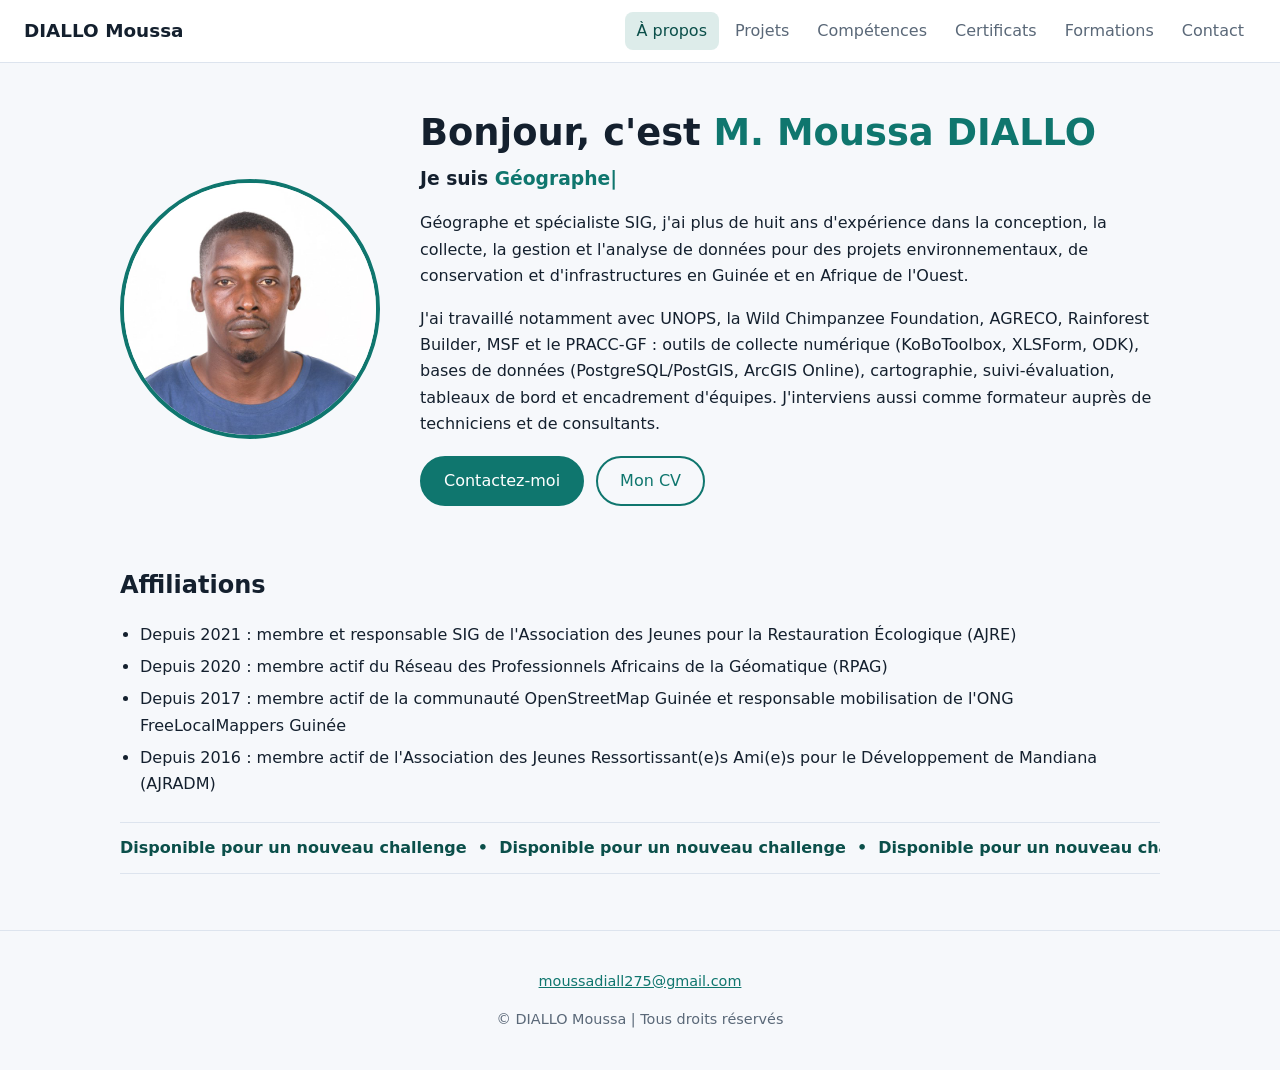
<file: index.html>
<!DOCTYPE html>
<html lang="fr"><head><meta charset="UTF-8"><meta name="viewport" content="width=device-width, initial-scale=1, viewport-fit=cover">
<title>Géographe & Spécialiste SIG | DIALLO Moussa</title><meta name="description" content="Portfolio de DIALLO Moussa, géographe et spécialiste SIG, collecte numérique et drone mapping, basé en Guinée.">
<link rel="icon" href="img/portrait.jpg"><link rel="stylesheet" href="css/style.css"></head>
<body>
<header class="nav"><a class="logo" href="index.html">DIALLO Moussa</a><button class="burger" aria-label="Menu" onclick="document.body.classList.toggle('open')">☰</button><nav><a href="index.html" class=active>À propos</a><a href="projets.html">Projets</a><a href="competences.html">Compétences</a><a href="certificats.html">Certificats</a><a href="formations.html">Formations</a><a href="contact.html">Contact</a></nav></header>
<main>
<section class="hero"><img src="img/portrait.jpg" alt="Portrait de DIALLO Moussa" class="portrait"><div>
<h1>Bonjour, c'est <em>M. Moussa DIALLO</em></h1><h3>Je suis <span id="typed"></span></h3>
<p>Géographe et spécialiste SIG, j'ai plus de huit ans d'expérience dans la conception, la collecte, la gestion et l'analyse de données pour des projets environnementaux, de conservation et d'infrastructures en Guinée et en Afrique de l'Ouest.</p>
<p>J'ai travaillé notamment avec UNOPS, la Wild Chimpanzee Foundation, AGRECO, Rainforest Builder, MSF et le PRACC-GF : outils de collecte numérique (KoBoToolbox, XLSForm, ODK), bases de données (PostgreSQL/PostGIS, ArcGIS Online), cartographie, suivi-évaluation, tableaux de bord et encadrement d'équipes. J'interviens aussi comme formateur auprès de techniciens et de consultants.</p>
<div class="btns"><a class="btn" href="contact.html">Contactez-moi</a><a class="btn ghost" href="docs/CV_DIALLO_Moussa.pdf" download>Mon CV</a></div></div></section>
<section><h2>Affiliations</h2><ul class="plain"><li>Depuis 2021 : membre et responsable SIG de l&#x27;Association des Jeunes pour la Restauration Écologique (AJRE)</li><li>Depuis 2020 : membre actif du Réseau des Professionnels Africains de la Géomatique (RPAG)</li><li>Depuis 2017 : membre actif de la communauté OpenStreetMap Guinée et responsable mobilisation de l&#x27;ONG FreeLocalMappers Guinée</li><li>Depuis 2016 : membre actif de l&#x27;Association des Jeunes Ressortissant(e)s Ami(e)s pour le Développement de Mandiana (AJRADM)</li></ul></section>
<div class="marquee"><div>Disponible pour un nouveau challenge &nbsp;•&nbsp; Disponible pour un nouveau challenge &nbsp;•&nbsp; Disponible pour un nouveau challenge &nbsp;•&nbsp; Disponible pour un nouveau challenge &nbsp;•&nbsp; Disponible pour un nouveau challenge &nbsp;•&nbsp; Disponible pour un nouveau challenge &nbsp;•&nbsp; Disponible pour un nouveau challenge &nbsp;•&nbsp; Disponible pour un nouveau challenge &nbsp;•&nbsp; Disponible pour un nouveau challenge &nbsp;•&nbsp; Disponible pour un nouveau challenge &nbsp;•&nbsp; Disponible pour un nouveau challenge &nbsp;•&nbsp; Disponible pour un nouveau challenge &nbsp;•&nbsp; </div></div>
</main>
<footer><p><a href="mailto:moussadiall275@gmail.com">moussadiall275@gmail.com</a></p><p>© DIALLO Moussa | Tous droits réservés</p></footer>
<script src="js/main.js"></script>
</body></html>
</file>
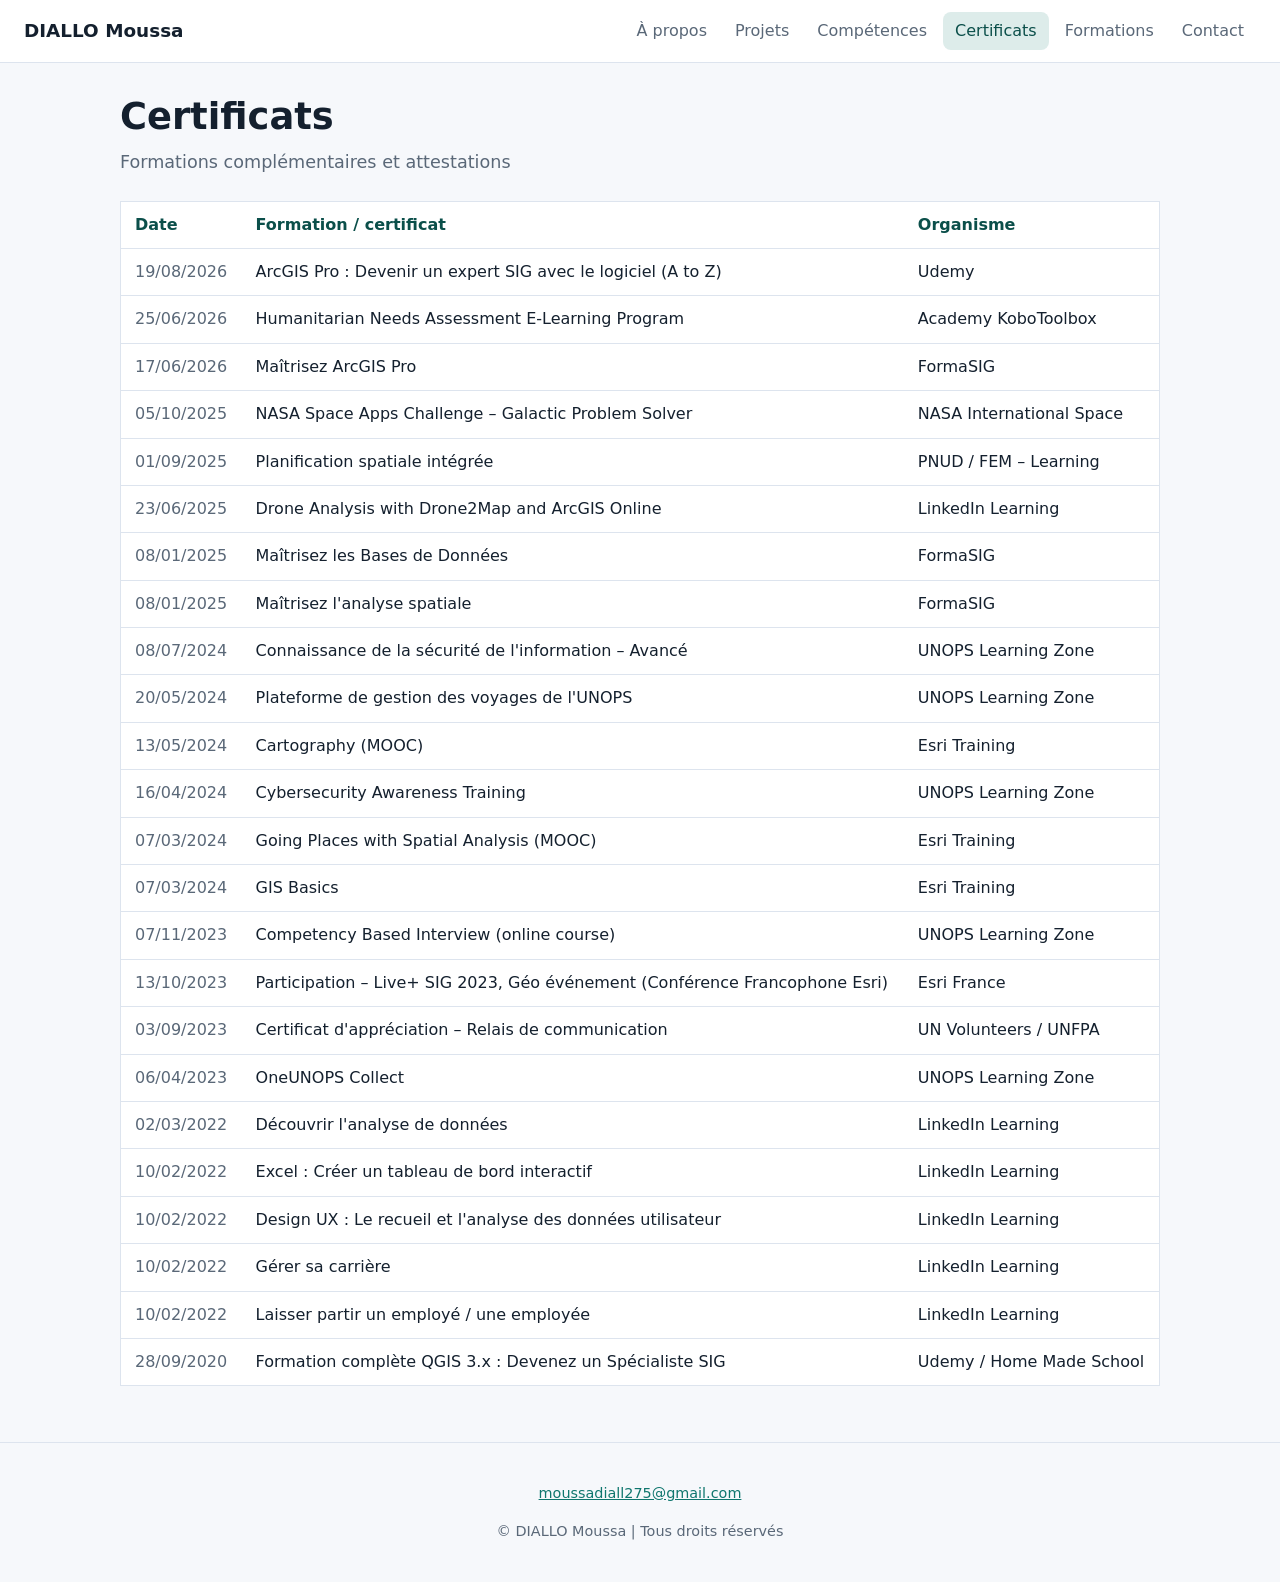
<file: certificats.html>
<!DOCTYPE html>
<html lang="fr"><head><meta charset="UTF-8"><meta name="viewport" content="width=device-width, initial-scale=1, viewport-fit=cover">
<title>Certificats | DIALLO Moussa</title><meta name="description" content="Portfolio de DIALLO Moussa, géographe et spécialiste SIG, collecte numérique et drone mapping, basé en Guinée.">
<link rel="icon" href="img/portrait.jpg"><link rel="stylesheet" href="css/style.css"></head>
<body>
<header class="nav"><a class="logo" href="index.html">DIALLO Moussa</a><button class="burger" aria-label="Menu" onclick="document.body.classList.toggle('open')">☰</button><nav><a href="index.html">À propos</a><a href="projets.html">Projets</a><a href="competences.html">Compétences</a><a href="certificats.html" class=active>Certificats</a><a href="formations.html">Formations</a><a href="contact.html">Contact</a></nav></header>
<main>
<section><h1>Certificats</h1><p class="lead">Formations complémentaires et attestations</p><div class="scroll"><table><thead><tr><th>Date</th><th>Formation / certificat</th><th>Organisme</th></tr></thead><tbody><tr><td>19/08/2026</td><td>ArcGIS Pro : Devenir un expert SIG avec le logiciel (A to Z)</td><td>Udemy</td></tr><tr><td>25/06/2026</td><td>Humanitarian Needs Assessment E-Learning Program</td><td>Academy KoboToolbox</td></tr><tr><td>17/06/2026</td><td>Maîtrisez ArcGIS Pro</td><td>FormaSIG</td></tr><tr><td>05/10/2025</td><td>NASA Space Apps Challenge – Galactic Problem Solver</td><td>NASA International Space</td></tr><tr><td>01/09/2025</td><td>Planification spatiale intégrée</td><td>PNUD / FEM – Learning</td></tr><tr><td>23/06/2025</td><td>Drone Analysis with Drone2Map and ArcGIS Online</td><td>LinkedIn Learning</td></tr><tr><td>08/01/2025</td><td>Maîtrisez les Bases de Données</td><td>FormaSIG</td></tr><tr><td>08/01/2025</td><td>Maîtrisez l&#x27;analyse spatiale</td><td>FormaSIG</td></tr><tr><td>08/07/2024</td><td>Connaissance de la sécurité de l&#x27;information – Avancé</td><td>UNOPS Learning Zone</td></tr><tr><td>20/05/2024</td><td>Plateforme de gestion des voyages de l&#x27;UNOPS</td><td>UNOPS Learning Zone</td></tr><tr><td>13/05/2024</td><td>Cartography (MOOC)</td><td>Esri Training</td></tr><tr><td>16/04/2024</td><td>Cybersecurity Awareness Training</td><td>UNOPS Learning Zone</td></tr><tr><td>07/03/2024</td><td>Going Places with Spatial Analysis (MOOC)</td><td>Esri Training</td></tr><tr><td>07/03/2024</td><td>GIS Basics</td><td>Esri Training</td></tr><tr><td>07/11/2023</td><td>Competency Based Interview (online course)</td><td>UNOPS Learning Zone</td></tr><tr><td>13/10/2023</td><td>Participation – Live+ SIG 2023, Géo événement (Conférence Francophone Esri)</td><td>Esri France</td></tr><tr><td>03/09/2023</td><td>Certificat d&#x27;appréciation – Relais de communication</td><td>UN Volunteers / UNFPA</td></tr><tr><td>06/04/2023</td><td>OneUNOPS Collect</td><td>UNOPS Learning Zone</td></tr><tr><td>02/03/2022</td><td>Découvrir l&#x27;analyse de données</td><td>LinkedIn Learning</td></tr><tr><td>10/02/2022</td><td>Excel : Créer un tableau de bord interactif</td><td>LinkedIn Learning</td></tr><tr><td>10/02/2022</td><td>Design UX : Le recueil et l&#x27;analyse des données utilisateur</td><td>LinkedIn Learning</td></tr><tr><td>10/02/2022</td><td>Gérer sa carrière</td><td>LinkedIn Learning</td></tr><tr><td>10/02/2022</td><td>Laisser partir un employé / une employée</td><td>LinkedIn Learning</td></tr><tr><td>28/09/2020</td><td>Formation complète QGIS 3.x : Devenez un Spécialiste SIG</td><td>Udemy / Home Made School</td></tr></tbody></table></div></section>
</main>
<footer><p><a href="mailto:moussadiall275@gmail.com">moussadiall275@gmail.com</a></p><p>© DIALLO Moussa | Tous droits réservés</p></footer>
<script src="js/main.js"></script>
</body></html>
</file>
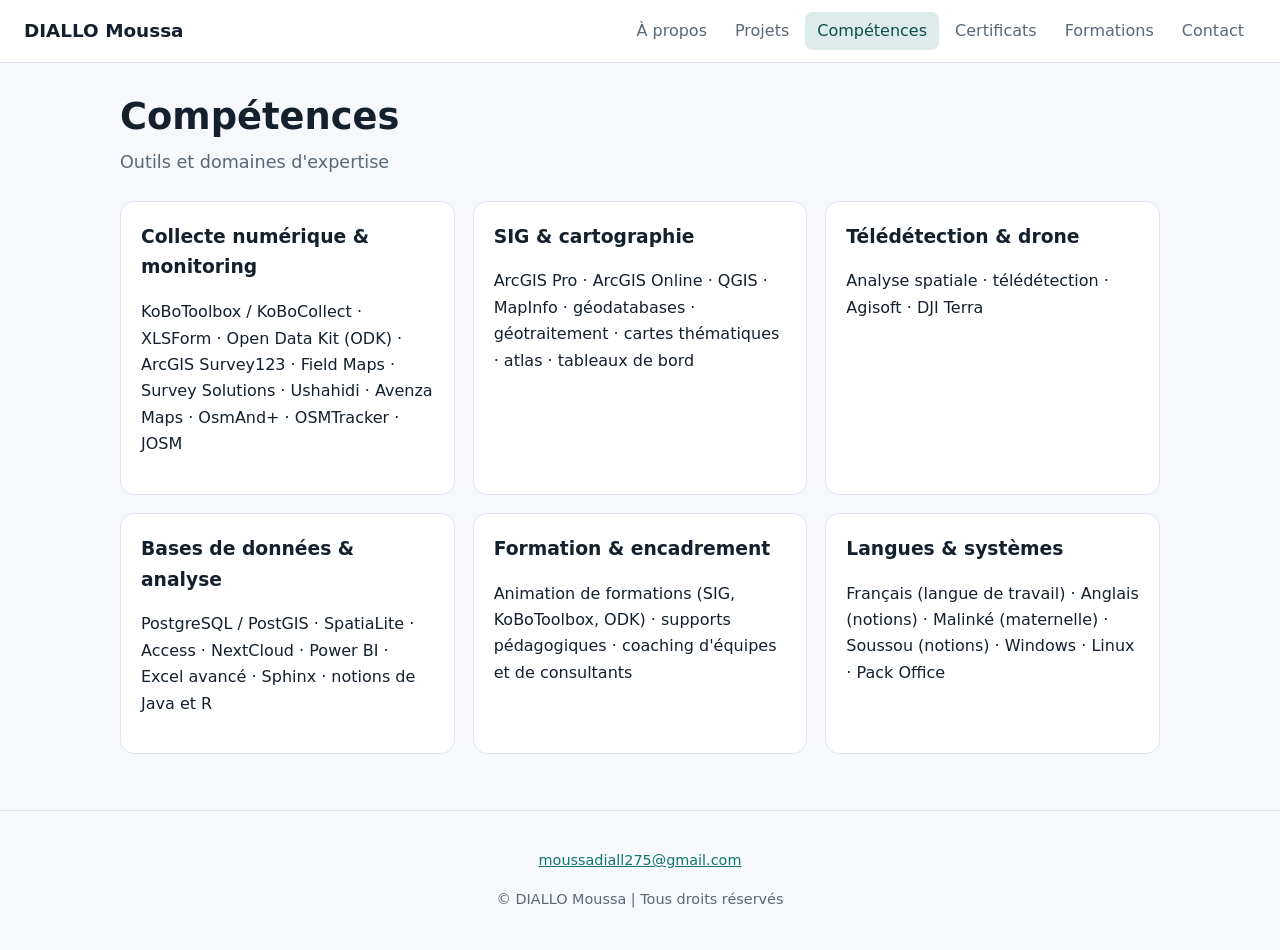
<file: competences.html>
<!DOCTYPE html>
<html lang="fr"><head><meta charset="UTF-8"><meta name="viewport" content="width=device-width, initial-scale=1, viewport-fit=cover">
<title>Compétences | DIALLO Moussa</title><meta name="description" content="Portfolio de DIALLO Moussa, géographe et spécialiste SIG, collecte numérique et drone mapping, basé en Guinée.">
<link rel="icon" href="img/portrait.jpg"><link rel="stylesheet" href="css/style.css"></head>
<body>
<header class="nav"><a class="logo" href="index.html">DIALLO Moussa</a><button class="burger" aria-label="Menu" onclick="document.body.classList.toggle('open')">☰</button><nav><a href="index.html">À propos</a><a href="projets.html">Projets</a><a href="competences.html" class=active>Compétences</a><a href="certificats.html">Certificats</a><a href="formations.html">Formations</a><a href="contact.html">Contact</a></nav></header>
<main>
<section><h1>Compétences</h1><p class="lead">Outils et domaines d'expertise</p><div class="grid g3"><article class="card"><h3>Collecte numérique &amp; monitoring</h3><p>KoBoToolbox / KoBoCollect · XLSForm · Open Data Kit (ODK) · ArcGIS Survey123 · Field Maps · Survey Solutions · Ushahidi · Avenza Maps · OsmAnd+ · OSMTracker · JOSM</p></article><article class="card"><h3>SIG &amp; cartographie</h3><p>ArcGIS Pro · ArcGIS Online · QGIS · MapInfo · géodatabases · géotraitement · cartes thématiques · atlas · tableaux de bord</p></article><article class="card"><h3>Télédétection &amp; drone</h3><p>Analyse spatiale · télédétection · Agisoft · DJI Terra</p></article><article class="card"><h3>Bases de données &amp; analyse</h3><p>PostgreSQL / PostGIS · SpatiaLite · Access · NextCloud · Power BI · Excel avancé · Sphinx · notions de Java et R</p></article><article class="card"><h3>Formation &amp; encadrement</h3><p>Animation de formations (SIG, KoBoToolbox, ODK) · supports pédagogiques · coaching d&#x27;équipes et de consultants</p></article><article class="card"><h3>Langues &amp; systèmes</h3><p>Français (langue de travail) · Anglais (notions) · Malinké (maternelle) · Soussou (notions) · Windows · Linux · Pack Office</p></article></div></section>
</main>
<footer><p><a href="mailto:moussadiall275@gmail.com">moussadiall275@gmail.com</a></p><p>© DIALLO Moussa | Tous droits réservés</p></footer>
<script src="js/main.js"></script>
</body></html>
</file>
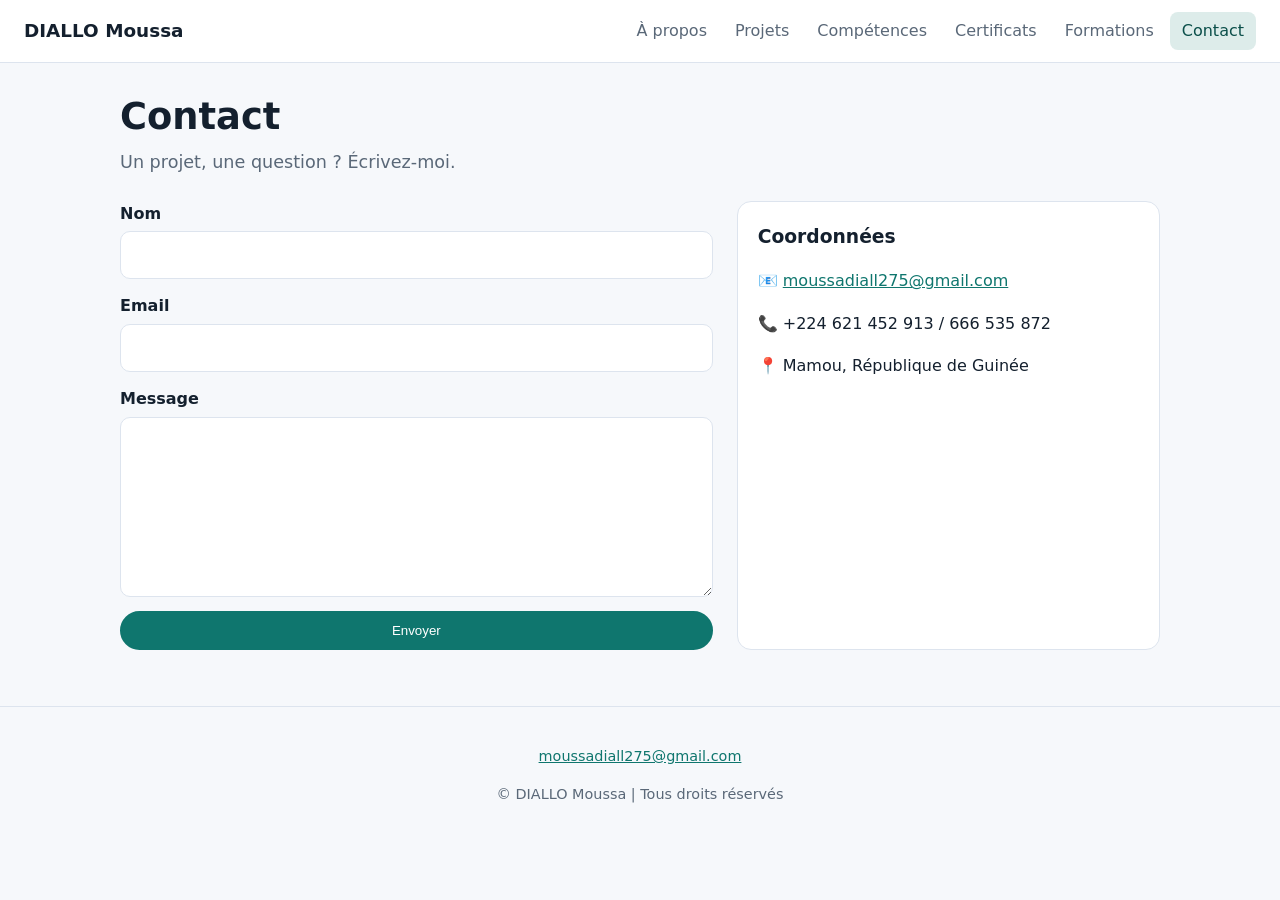
<file: contact.html>
<!DOCTYPE html>
<html lang="fr"><head><meta charset="UTF-8"><meta name="viewport" content="width=device-width, initial-scale=1, viewport-fit=cover">
<title>Contact | DIALLO Moussa</title><meta name="description" content="Portfolio de DIALLO Moussa, géographe et spécialiste SIG, collecte numérique et drone mapping, basé en Guinée.">
<link rel="icon" href="img/portrait.jpg"><link rel="stylesheet" href="css/style.css"></head>
<body>
<header class="nav"><a class="logo" href="index.html">DIALLO Moussa</a><button class="burger" aria-label="Menu" onclick="document.body.classList.toggle('open')">☰</button><nav><a href="index.html">À propos</a><a href="projets.html">Projets</a><a href="competences.html">Compétences</a><a href="certificats.html">Certificats</a><a href="formations.html">Formations</a><a href="contact.html" class=active>Contact</a></nav></header>
<main>
<section><h1>Contact</h1><p class="lead">Un projet, une question ? Écrivez-moi.</p><div class="two">
<form id="cf"><label>Nom<input name="n" required></label><label>Email<input type="email" name="e" required></label><label>Message<textarea name="m" rows="6" required></textarea></label><button class="btn" type="submit">Envoyer</button></form>
<aside class="card"><h3>Coordonnées</h3><p>📧 <a href="mailto:moussadiall275@gmail.com">moussadiall275@gmail.com</a></p><p>📞 +224 621 452 913 / 666 535 872</p><p>📍 Mamou, République de Guinée</p></aside></div></section>
</main>
<footer><p><a href="mailto:moussadiall275@gmail.com">moussadiall275@gmail.com</a></p><p>© DIALLO Moussa | Tous droits réservés</p></footer>
<script src="js/main.js"></script>
</body></html>
</file>
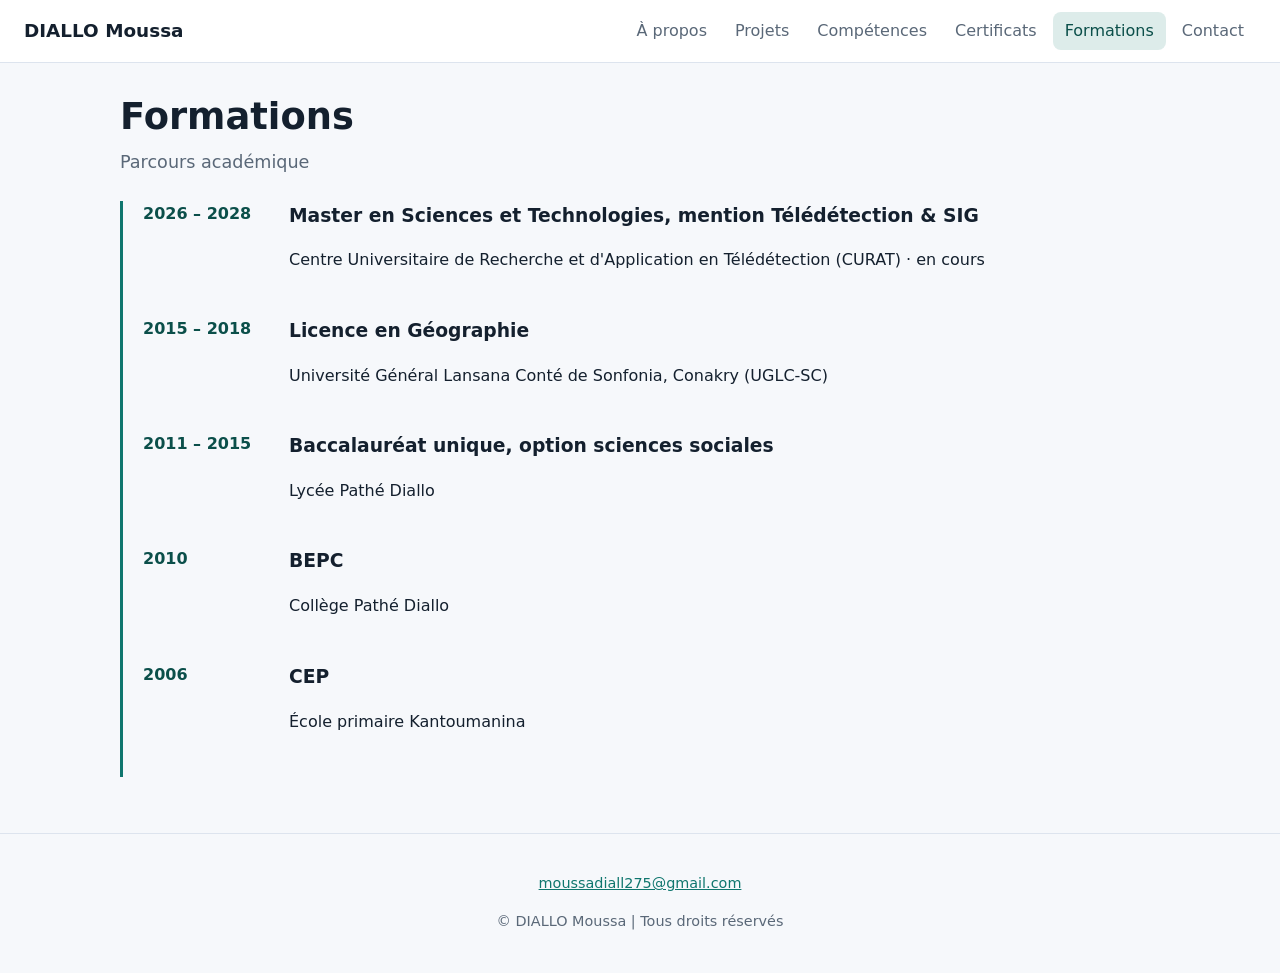
<file: formations.html>
<!DOCTYPE html>
<html lang="fr"><head><meta charset="UTF-8"><meta name="viewport" content="width=device-width, initial-scale=1, viewport-fit=cover">
<title>Formations | DIALLO Moussa</title><meta name="description" content="Portfolio de DIALLO Moussa, géographe et spécialiste SIG, collecte numérique et drone mapping, basé en Guinée.">
<link rel="icon" href="img/portrait.jpg"><link rel="stylesheet" href="css/style.css"></head>
<body>
<header class="nav"><a class="logo" href="index.html">DIALLO Moussa</a><button class="burger" aria-label="Menu" onclick="document.body.classList.toggle('open')">☰</button><nav><a href="index.html">À propos</a><a href="projets.html">Projets</a><a href="competences.html">Compétences</a><a href="certificats.html">Certificats</a><a href="formations.html" class=active>Formations</a><a href="contact.html">Contact</a></nav></header>
<main>
<section><h1>Formations</h1><p class="lead">Parcours académique</p><ol class="timeline"><li><b>2026 – 2028</b><div><h3>Master en Sciences et Technologies, mention Télédétection &amp; SIG</h3><p>Centre Universitaire de Recherche et d&#x27;Application en Télédétection (CURAT) · en cours</p></div></li><li><b>2015 – 2018</b><div><h3>Licence en Géographie</h3><p>Université Général Lansana Conté de Sonfonia, Conakry (UGLC-SC)</p></div></li><li><b>2011 – 2015</b><div><h3>Baccalauréat unique, option sciences sociales</h3><p>Lycée Pathé Diallo</p></div></li><li><b>2010</b><div><h3>BEPC</h3><p>Collège Pathé Diallo</p></div></li><li><b>2006</b><div><h3>CEP</h3><p>École primaire Kantoumanina</p></div></li></ol></section>
</main>
<footer><p><a href="mailto:moussadiall275@gmail.com">moussadiall275@gmail.com</a></p><p>© DIALLO Moussa | Tous droits réservés</p></footer>
<script src="js/main.js"></script>
</body></html>
</file>
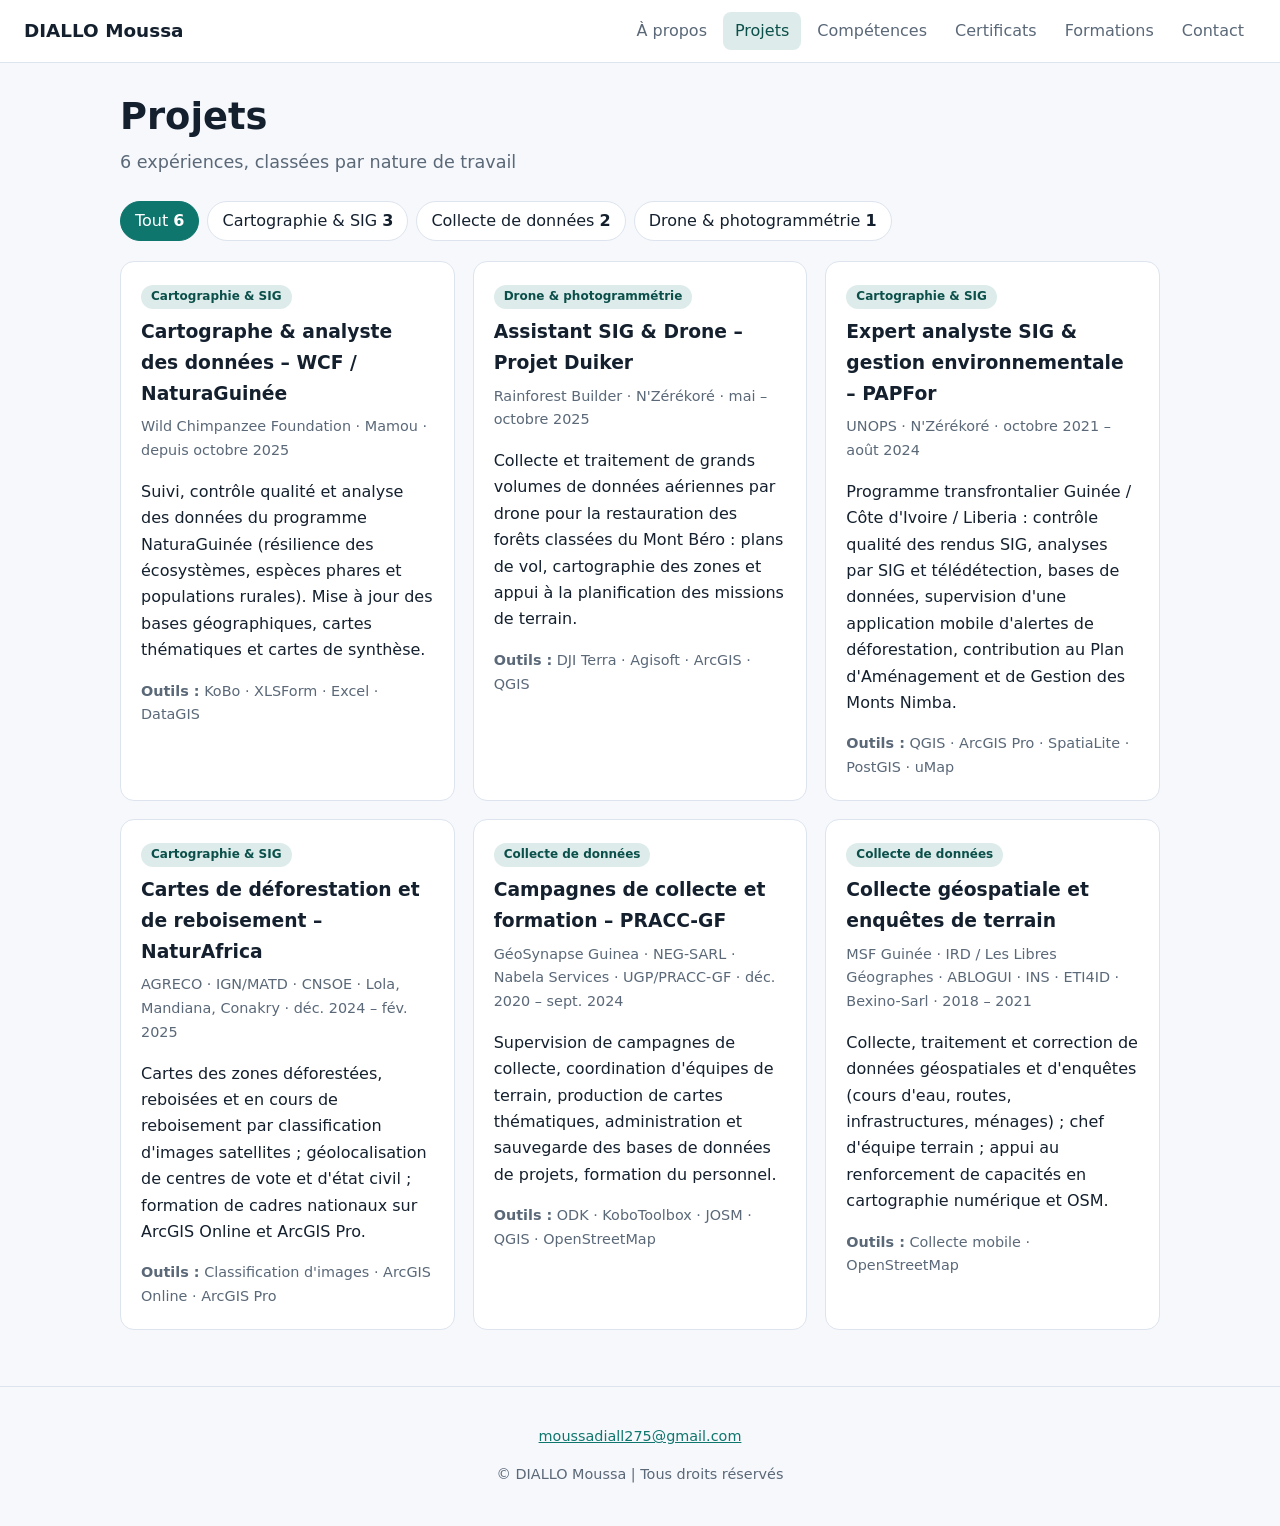
<file: projets.html>
<!DOCTYPE html>
<html lang="fr"><head><meta charset="UTF-8"><meta name="viewport" content="width=device-width, initial-scale=1, viewport-fit=cover">
<title>Projets | DIALLO Moussa</title><meta name="description" content="Portfolio de DIALLO Moussa, Géographe et spécialiste SIG, Collecte numérique et Drone mapping, basé en Guinée dans la région de Mamou, résident à Mamou centre.">
<link rel="icon" href="img/portrait.jpg"><link rel="stylesheet" href="css/style.css"></head>
<body>
<header class="nav"><a class="logo" href="index.html">DIALLO Moussa</a><button class="burger" aria-label="Menu" onclick="document.body.classList.toggle('open')">☰</button><nav><a href="index.html">À propos</a><a href="projets.html" class=active>Projets</a><a href="competences.html">Compétences</a><a href="certificats.html">Certificats</a><a href="formations.html">Formations</a><a href="contact.html">Contact</a></nav></header>
<main>
<section><h1>Projets</h1><p class="lead">6 expériences, classées par nature de travail</p><div class="chips"><button class="chip on" data-f="all">Tout <b>6</b></button><button class="chip" data-f="Cartographie &amp; SIG">Cartographie &amp; SIG <b>3</b></button><button class="chip" data-f="Collecte de données">Collecte de données <b>2</b></button><button class="chip" data-f="Drone &amp; photogrammétrie">Drone &amp; photogrammétrie <b>1</b></button></div><div class="grid"><article class="card" data-c="Cartographie &amp; SIG"><span class="tag">Cartographie &amp; SIG</span><h3>Cartographe &amp; analyste des données – WCF / NaturaGuinée</h3><p class="meta">Wild Chimpanzee Foundation · Mamou · depuis octobre 2025</p><p>Suivi, contrôle qualité et analyse des données du programme NaturaGuinée (résilience des écosystèmes, espèces phares et populations rurales). Mise à jour des bases géographiques, cartes thématiques et cartes de synthèse.</p><p class="tools"><strong>Outils :</strong> KoBo · XLSForm · Excel · DataGIS</p></article><article class="card" data-c="Drone &amp; photogrammétrie"><span class="tag">Drone &amp; photogrammétrie</span><h3>Assistant SIG &amp; Drone – Projet Duiker</h3><p class="meta">Rainforest Builder · N&#x27;Zérékoré · mai – octobre 2025</p><p>Collecte et traitement de grands volumes de données aériennes par drone pour la restauration des forêts classées du Mont Béro : plans de vol, cartographie des zones et appui à la planification des missions de terrain.</p><p class="tools"><strong>Outils :</strong> DJI Terra · Agisoft · ArcGIS · QGIS</p></article><article class="card" data-c="Cartographie &amp; SIG"><span class="tag">Cartographie &amp; SIG</span><h3>Expert analyste SIG &amp; gestion environnementale – PAPFor</h3><p class="meta">UNOPS · N&#x27;Zérékoré · octobre 2021 – août 2024</p><p>Programme transfrontalier Guinée / Côte d&#x27;Ivoire / Liberia : contrôle qualité des rendus SIG, analyses par SIG et télédétection, bases de données, supervision d&#x27;une application mobile d&#x27;alertes de déforestation, contribution au Plan d&#x27;Aménagement et de Gestion des Monts Nimba.</p><p class="tools"><strong>Outils :</strong> QGIS · ArcGIS Pro · SpatiaLite · PostGIS · uMap</p></article><article class="card" data-c="Cartographie &amp; SIG"><span class="tag">Cartographie &amp; SIG</span><h3>Cartes de déforestation et de reboisement – NaturAfrica</h3><p class="meta">AGRECO · IGN/MATD · CNSOE · Lola, Mandiana, Conakry · déc. 2024 – fév. 2025</p><p>Cartes des zones déforestées, reboisées et en cours de reboisement par classification d&#x27;images satellites ; géolocalisation de centres de vote et d&#x27;état civil ; formation de cadres nationaux sur ArcGIS Online et ArcGIS Pro.</p><p class="tools"><strong>Outils :</strong> Classification d&#x27;images · ArcGIS Online · ArcGIS Pro</p></article><article class="card" data-c="Collecte de données"><span class="tag">Collecte de données</span><h3>Campagnes de collecte et formation – PRACC-GF</h3><p class="meta">GéoSynapse Guinea · NEG-SARL · Nabela Services · UGP/PRACC-GF · déc. 2020 – sept. 2024</p><p>Supervision de campagnes de collecte, coordination d&#x27;équipes de terrain, production de cartes thématiques, administration et sauvegarde des bases de données de projets, formation du personnel.</p><p class="tools"><strong>Outils :</strong> ODK · KoboToolbox · JOSM · QGIS · OpenStreetMap</p></article><article class="card" data-c="Collecte de données"><span class="tag">Collecte de données</span><h3>Collecte géospatiale et enquêtes de terrain</h3><p class="meta">MSF Guinée · IRD / Les Libres Géographes · ABLOGUI · INS · ETI4ID · Bexino-Sarl · 2018 – 2021</p><p>Collecte, traitement et correction de données géospatiales et d&#x27;enquêtes (cours d&#x27;eau, routes, infrastructures, ménages) ; chef d&#x27;équipe terrain ; appui au renforcement de capacités en cartographie numérique et OSM.</p><p class="tools"><strong>Outils :</strong> Collecte mobile · OpenStreetMap</p></article></div></section>
</main>
<footer><p><a href="mailto:moussadiall275@gmail.com">moussadiall275@gmail.com</a></p><p>© DIALLO Moussa | Tous droits réservés</p></footer>
<script src="js/main.js"></script>
</body></html>
</file>
<file: css/style.css>
:root{--bg:#f6f8fb;--fg:#14202e;--mut:#5a6878;--card:#fff;--line:#dde4ee;--ac:#0f766e;--ac2:#0b4f4a;--acfg:#fff;box-sizing:border-box;padding-top:env(safe-area-inset-top,0px);padding-bottom:env(safe-area-inset-bottom,0px)}
@media(prefers-color-scheme:dark){:root:not([data-theme=light]){--bg:#0e1620;--fg:#e8eef5;--mut:#9fb0c2;--card:#16212d;--line:#26364a;--ac:#2dd4bf;--ac2:#5eead4;--acfg:#06201d;color-scheme:dark}}
:root[data-theme=dark]{--bg:#0e1620;--fg:#e8eef5;--mut:#9fb0c2;--card:#16212d;--line:#26364a;--ac:#2dd4bf;--ac2:#5eead4;--acfg:#06201d;color-scheme:dark}
html{scroll-padding-top:env(safe-area-inset-top,0px)}*{box-sizing:border-box}
body{margin:0;background:var(--bg);color:var(--fg);font:16px/1.65 system-ui,-apple-system,"Segoe UI",Roboto,Arial,sans-serif}
a{color:var(--ac)}main{max-width:1080px;margin:0 auto;padding:32px 20px 56px}
.nav{position:sticky;top:0;z-index:20;display:flex;align-items:center;justify-content:space-between;gap:16px;padding:12px 24px;background:var(--card);border-bottom:1px solid var(--line)}
.logo{font-weight:700;font-size:1.15rem;color:var(--fg);text-decoration:none}
.nav nav{display:flex;gap:4px;flex-wrap:wrap}.nav nav a{padding:6px 12px;border-radius:8px;text-decoration:none;color:var(--mut);font-weight:500}
.nav nav a:hover,.nav nav a.active{color:var(--ac2);background:color-mix(in srgb,var(--ac) 14%,transparent)}
.burger{display:none;background:none;border:1px solid var(--line);color:var(--fg);border-radius:8px;font-size:1.2rem;padding:2px 10px;cursor:pointer}
h1{font-size:2.3rem;line-height:1.2;margin:0 0 8px}h2{margin:36px 0 12px}h3{margin:0 0 6px}em{color:var(--ac);font-style:normal}
.lead{color:var(--mut);margin:0 0 24px;font-size:1.1rem}
.hero{display:grid;grid-template-columns:260px 1fr;gap:40px;align-items:center;padding:16px 0 24px}
.portrait{width:260px;height:260px;border-radius:50%;object-fit:cover;border:4px solid var(--ac)}
#typed{color:var(--ac)}#typed::after{content:"|";animation:bl 1s steps(1) infinite}@keyframes bl{50%{opacity:0}}
.btns{display:flex;gap:12px;flex-wrap:wrap;margin-top:18px}
.btn{display:inline-block;background:var(--ac);color:var(--acfg);border:2px solid var(--ac);padding:10px 22px;border-radius:999px;font:600 1rem inherit;text-decoration:none;cursor:pointer}
.btn.ghost{background:transparent;color:var(--ac)}
.grid{display:grid;grid-template-columns:repeat(auto-fill,minmax(300px,1fr));gap:18px}.g3{grid-template-columns:repeat(auto-fill,minmax(260px,1fr))}
.card{background:var(--card);border:1px solid var(--line);border-radius:14px;padding:20px}
.tag{display:inline-block;font-size:.75rem;font-weight:600;color:var(--ac2);background:color-mix(in srgb,var(--ac) 14%,transparent);padding:2px 10px;border-radius:999px;margin-bottom:8px}
.meta{color:var(--mut);font-size:.9rem;margin:0 0 8px}.tools{font-size:.9rem;color:var(--mut);margin-bottom:0}
.chips{display:flex;gap:8px;flex-wrap:wrap;margin-bottom:20px}
.chip{background:var(--card);border:1px solid var(--line);color:var(--fg);padding:6px 14px;border-radius:999px;cursor:pointer;font:inherit}
.chip.on{background:var(--ac);color:var(--acfg);border-color:var(--ac)}
.shot{margin:0}.ph{aspect-ratio:4/3;border:2px dashed var(--line);border-radius:14px;display:grid;place-items:center;color:var(--mut);background:var(--card)}
figcaption{margin-top:8px;color:var(--mut);font-size:.95rem}
.scroll{overflow-x:auto}table{width:100%;border-collapse:collapse;background:var(--card);border:1px solid var(--line)}
th,td{text-align:left;padding:10px 14px;border-bottom:1px solid var(--line);vertical-align:top}th{color:var(--ac2)}td:first-child{white-space:nowrap;color:var(--mut)}
.timeline{list-style:none;padding:0;margin:0;border-left:3px solid var(--ac)}.timeline li{display:grid;grid-template-columns:130px 1fr;gap:16px;padding:0 0 26px 20px}.timeline b{color:var(--ac2)}
.plain{padding-left:20px}.plain li{margin-bottom:6px}
.two{display:grid;grid-template-columns:1.4fr 1fr;gap:24px}form{display:grid;gap:14px}label{display:grid;gap:4px;font-weight:600}
input,textarea{font:inherit;padding:10px 12px;border:1px solid var(--line);border-radius:10px;background:var(--card);color:var(--fg)}
.marquee{overflow:hidden;white-space:nowrap;border-block:1px solid var(--line);padding:12px 0;margin-top:24px;color:var(--ac2);font-weight:600}
.marquee div{display:inline-block;animation:mq 40s linear infinite}@keyframes mq{to{transform:translateX(-50%)}}
footer{text-align:center;padding:24px 20px;border-top:1px solid var(--line);color:var(--mut);font-size:.9rem}
.view{display:none}.view.show{display:block}
@media(max-width:760px){.hero,.two{grid-template-columns:1fr}.portrait{margin:auto}.timeline li{grid-template-columns:1fr;gap:2px}h1{font-size:1.9rem}
.burger{display:block}.nav nav{display:none;position:absolute;top:100%;left:0;right:0;background:var(--card);padding:10px 20px;flex-direction:column;border-bottom:1px solid var(--line)}body.open .nav nav{display:flex}}
@media(prefers-reduced-motion:reduce){.marquee div,#typed::after{animation:none}}
</file>
